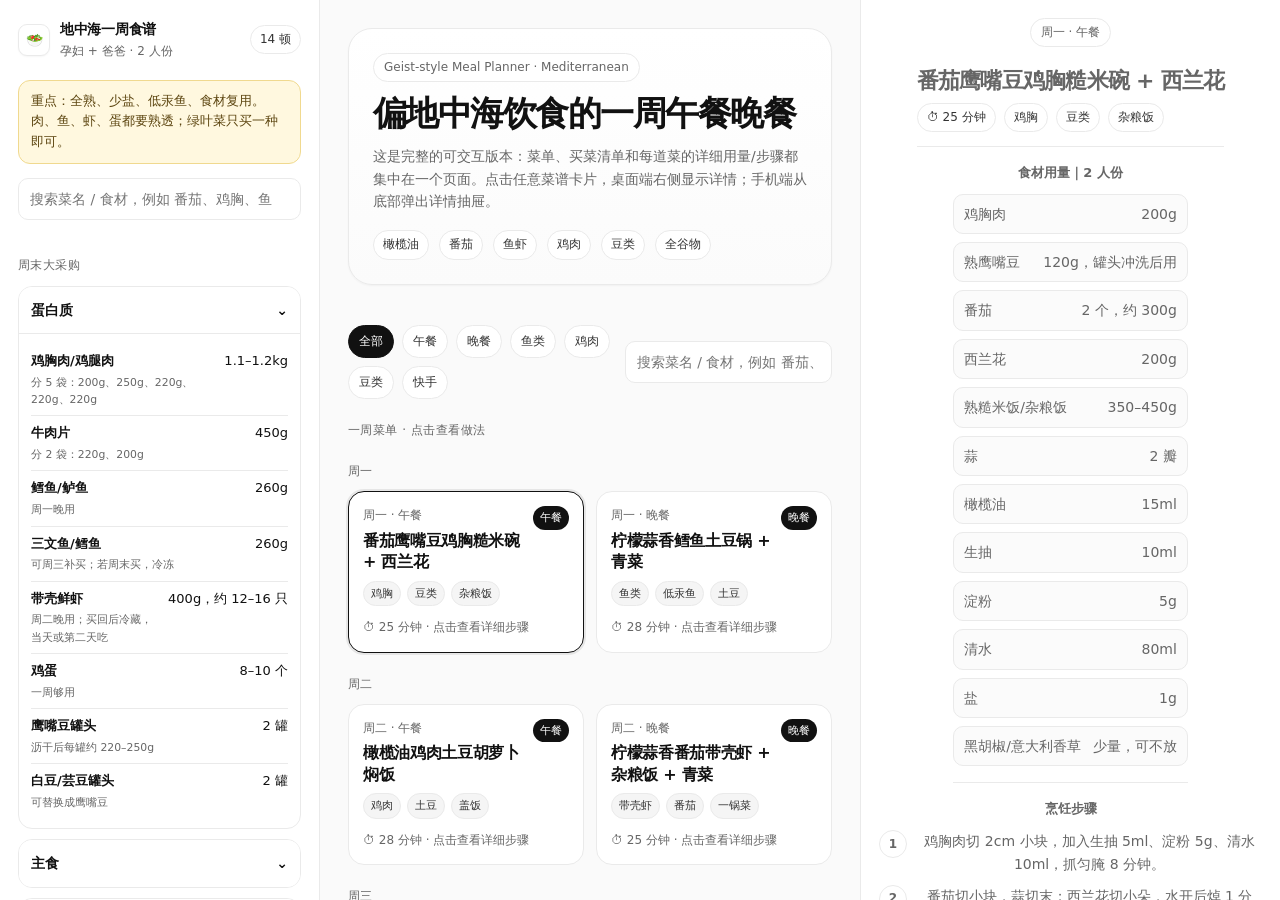
<file: meal-plan/index.html>
<!doctype html>
<html lang='zh-CN'>
<head>
  <meta charset='utf-8'>
  <meta name='viewport' content='width=device-width, initial-scale=1, viewport-fit=cover'>
  <meta name='theme-color' content='#fafafa'>
  <title>地中海饮食一周食谱｜孕妇 + 爸爸</title>
  <link rel='stylesheet' href='./styles.css'>
</head>
<body>
  <div class='mobile-bar' id='mobileTabs'></div>

  <div class='app-shell'>
    <aside class='sidebar'>
      <div class='brand'>
        <div style='display:flex;gap:10px;align-items:center'>
          <div class='brand-mark'>🥗</div>
          <div>
            <div class='brand-title'>地中海一周食谱</div>
            <div class='brand-sub'>孕妇 + 爸爸 · 2 人份</div>
          </div>
        </div>
        <span class='pill'>14 顿</span>
      </div>

      <div class='note' style='margin-bottom:14px'>
        重点：全熟、少盐、低汞鱼、食材复用。肉、鱼、虾、蛋都要熟透；绿叶菜只买一种即可。
      </div>

      <input id='mobileSearch' class='search' style='width:100%;margin:0 0 14px' placeholder='搜索菜名 / 食材，例如 番茄、鸡胸、鱼'>

      <div class='section-title'>周末大采购</div>
      <div id='weekendShopping'></div>

      <div class='section-title'>周三晚 / 周四早补货</div>
      <div id='midweekShopping'></div>

      <div style='display:flex;gap:8px;flex-wrap:wrap;margin-top:14px'>
        <button class='btn' id='copyBtn' type='button'>复制买菜清单</button>
        <button class='btn' id='printBtn' type='button'>打印</button>
      </div>
    </aside>

    <main class='main'>
      <section class='hero'>
        <div class='hero-card'>
          <div class='kicker'>Geist-style Meal Planner · Mediterranean</div>
          <h1>偏地中海饮食的一周午餐晚餐</h1>
          <p>
            这是完整的可交互版本：菜单、买菜清单和每道菜的详细用量/步骤都集中在一个页面。点击任意菜谱卡片，桌面端右侧显示详情；手机端从底部弹出详情抽屉。
          </p>
          <div class='hero-actions'>
            <span class='pill'>橄榄油</span>
            <span class='pill'>番茄</span>
            <span class='pill'>鱼虾</span>
            <span class='pill'>鸡肉</span>
            <span class='pill'>豆类</span>
            <span class='pill'>全谷物</span>
          </div>
        </div>
      </section>

      <section class='content'>
        <div class='toolbar'>
          <div class='tabs' id='desktopTabs'></div>
          <input id='search' class='search' placeholder='搜索菜名 / 食材，例如 番茄、鸡胸、鱼'>
        </div>

        <div class='section-title'>一周菜单 · 点击查看做法</div>
        <div id='recipeList'></div>
      </section>
    </main>

    <aside class='panel'>
      <div id='detail' class='panel-empty'>
        <div>
          <div style='font-size:28px'>🍽️</div>
          <p>请选择一道菜查看详细步骤</p>
        </div>
      </div>
    </aside>
  </div>

  <div id='scrim' class='scrim'></div>
  <aside id='drawer' class='drawer'>
    <button id='closeDrawer' class='drawer-close' type='button'>×</button>
    <div id='drawerBody'></div>
  </aside>

  <script src='./app.js'></script>
  <script src='./shell-shrimp.js'></script>
</body>
</html>
</file>
<file: meal-plan/styles.css>
:root{
  color-scheme:light;
  --bg:#fafafa;
  --surface:#fff;
  --surface-2:#f5f5f5;
  --text:#111;
  --muted:#666;
  --muted-2:#8a8a8a;
  --border:#eaeaea;
  --border-strong:#d8d8d8;
  --shadow:0 12px 40px rgba(0,0,0,.08);
  --radius:16px;
  --radius-sm:10px;
  --max:1220px;
  font-family:Geist,ui-sans-serif,system-ui,-apple-system,BlinkMacSystemFont,'Segoe UI','PingFang SC','Hiragino Sans GB','Microsoft YaHei',Arial,sans-serif;
}
*{box-sizing:border-box}
html{scroll-behavior:smooth}
body{margin:0;background:var(--bg);color:var(--text);font-size:14px;line-height:1.6;-webkit-font-smoothing:antialiased}
button,input{font:inherit;color:inherit}
button{cursor:pointer}
.app-shell{min-height:100vh;display:grid;grid-template-columns:320px minmax(0,1fr) 420px;background:var(--bg)}
.sidebar{height:100vh;position:sticky;top:0;overflow:auto;border-right:1px solid var(--border);background:rgba(255,255,255,.92);backdrop-filter:saturate(180%) blur(18px);padding:18px}
.brand{display:flex;align-items:center;justify-content:space-between;gap:12px;margin-bottom:18px}
.brand-mark{width:32px;height:32px;border:1px solid var(--border);border-radius:9px;display:grid;place-items:center;background:#fff;box-shadow:0 1px 2px rgba(0,0,0,.04)}
.brand-title{font-weight:650;letter-spacing:-.02em}.brand-sub{font-size:12px;color:var(--muted);margin-top:2px}.pill{display:inline-flex;align-items:center;gap:6px;border:1px solid var(--border);background:#fff;border-radius:999px;padding:4px 9px;font-size:12px;color:#333;white-space:nowrap}.hero{max-width:var(--max);margin:0 auto;padding:28px 28px 10px}.hero-card{background:linear-gradient(180deg,#fff,#fbfbfb);border:1px solid var(--border);border-radius:24px;padding:24px;box-shadow:0 1px 2px rgba(0,0,0,.04)}
.kicker{display:inline-flex;gap:8px;align-items:center;color:var(--muted);font-size:12px;border:1px solid var(--border);background:#fff;border-radius:999px;padding:4px 10px;margin-bottom:12px}.hero h1{margin:0;font-size:34px;line-height:1.15;letter-spacing:-.045em}.hero p{max-width:820px;color:var(--muted);margin:12px 0 0}.hero-actions{display:flex;gap:10px;flex-wrap:wrap;margin-top:18px}.btn{border:1px solid var(--border);border-radius:10px;background:#fff;padding:8px 12px;font-weight:560;transition:.15s ease}.btn:hover{border-color:var(--border-strong);transform:translateY(-1px)}.btn.primary{background:#111;color:#fff;border-color:#111}.btn.ghost{background:transparent}.main{min-width:0;overflow:auto;height:100vh}.content{max-width:var(--max);margin:0 auto;padding:12px 28px 60px}.toolbar{display:flex;align-items:center;justify-content:space-between;gap:12px;margin:18px 0 14px}.search{width:280px;border:1px solid var(--border);background:#fff;border-radius:10px;padding:9px 11px;outline:none}.search:focus{border-color:#111;box-shadow:0 0 0 3px rgba(0,0,0,.08)}.tabs{display:flex;gap:8px;flex-wrap:wrap}.tab{border:1px solid var(--border);background:#fff;color:#333;border-radius:999px;padding:6px 10px;font-size:12px}.tab.active{background:#111;color:#fff;border-color:#111}.section-title{font-size:12px;letter-spacing:.04em;text-transform:uppercase;color:var(--muted);margin:22px 0 10px}.menu-grid{display:grid;grid-template-columns:repeat(2,minmax(0,1fr));gap:12px}.recipe-card{border:1px solid var(--border);background:#fff;border-radius:var(--radius);padding:14px;text-align:left;transition:.16s ease;min-height:138px;display:flex;flex-direction:column;justify-content:space-between}.recipe-card:hover{border-color:#cfcfcf;box-shadow:0 10px 30px rgba(0,0,0,.06);transform:translateY(-2px)}.recipe-card.active{border-color:#111;box-shadow:0 0 0 2px rgba(0,0,0,.08)}.recipe-top{display:flex;justify-content:space-between;gap:10px;align-items:flex-start}.day{font-size:12px;color:var(--muted)}.recipe-name{font-size:16px;line-height:1.35;font-weight:650;letter-spacing:-.02em;margin:4px 0 8px}.meta-row{display:flex;gap:6px;flex-wrap:wrap}.tag{font-size:11px;color:#333;background:var(--surface-2);border:1px solid var(--border);border-radius:999px;padding:3px 7px}.meal-badge{font-size:11px;color:#fff;background:#111;border-radius:999px;padding:3px 7px;white-space:nowrap}.hint{color:var(--muted);font-size:12px;margin-top:12px}.panel{height:100vh;position:sticky;top:0;overflow:auto;background:#fff;border-left:1px solid var(--border);padding:18px}.panel-empty{height:100%;display:grid;place-items:center;text-align:center;color:var(--muted)}.detail-header{padding-bottom:14px;border-bottom:1px solid var(--border)}.detail-header h2{margin:8px 0 8px;font-size:22px;line-height:1.25;letter-spacing:-.035em}.detail-meta{display:flex;gap:8px;flex-wrap:wrap}.detail-block{padding:16px 0;border-bottom:1px solid var(--border)}.detail-block h3{font-size:13px;margin:0 0 10px}.ingredients{display:grid;gap:8px}.ingredient{display:flex;align-items:flex-start;justify-content:space-between;gap:12px;border:1px solid var(--border);background:#fbfbfb;border-radius:10px;padding:8px 10px}.ingredient span:last-child{color:var(--muted);white-space:nowrap}.steps{counter-reset:step;display:grid;gap:10px}.step{display:grid;grid-template-columns:28px 1fr;gap:10px;align-items:start}.step::before{counter-increment:step;content:counter(step);width:26px;height:26px;border:1px solid var(--border);border-radius:50%;display:grid;place-items:center;background:#fff;font-size:12px;font-weight:650}.note{border:1px solid #f0d98f;background:#fff8df;color:#5d4611;border-radius:12px;padding:10px 12px;font-size:13px}.shopping-group{border:1px solid var(--border);border-radius:14px;background:#fff;margin-bottom:10px;overflow:hidden}.shopping-head{width:100%;border:0;background:#fff;padding:12px 12px;display:flex;justify-content:space-between;align-items:center;font-weight:650;text-align:left}.shopping-body{display:none;border-top:1px solid var(--border);padding:10px 12px}.shopping-group.open .shopping-body{display:block}.shopping-item{display:grid;grid-template-columns:1fr auto;gap:10px;padding:7px 0;border-bottom:1px solid var(--border);font-size:13px}.shopping-item:last-child{border-bottom:0}.shopping-item small{display:block;color:var(--muted);margin-top:2px}.mobile-bar{display:none}.scrim{display:none}.drawer{display:none}
@media(max-width:1180px){.app-shell{grid-template-columns:300px minmax(0,1fr)}.panel{display:none}.menu-grid{grid-template-columns:repeat(2,minmax(0,1fr))}.drawer{display:block;position:fixed;left:0;right:0;bottom:0;max-height:86vh;background:#fff;border-radius:22px 22px 0 0;box-shadow:0 -18px 60px rgba(0,0,0,.18);transform:translateY(105%);transition:.22s ease;z-index:60;overflow:auto;padding:16px 18px 28px}.drawer.open{transform:translateY(0)}.scrim{display:block;position:fixed;inset:0;background:rgba(0,0,0,.32);opacity:0;pointer-events:none;transition:.2s ease;z-index:50}.scrim.open{opacity:1;pointer-events:auto}.drawer-close{position:sticky;top:0;float:right;border:1px solid var(--border);background:#fff;border-radius:999px;width:32px;height:32px;z-index:3}}
@media(max-width:820px){body{font-size:13px}.app-shell{display:block}.sidebar{position:relative;height:auto;border-right:0;border-bottom:1px solid var(--border);padding:12px;background:#fff}.brand{margin-bottom:10px}.mobile-bar{display:flex;position:sticky;top:0;z-index:30;background:rgba(250,250,250,.9);backdrop-filter:saturate(180%) blur(14px);border-bottom:1px solid var(--border);padding:10px 12px;gap:8px;overflow:auto}.mobile-bar .tab{flex:0 0 auto}.hero{padding:16px 12px 8px}.hero-card{border-radius:18px;padding:18px}.hero h1{font-size:26px}.hero-actions{display:none}.content{padding:8px 12px 96px}.toolbar{display:block}.toolbar .tabs{display:none}.search{width:100%;margin-top:10px}.menu-grid{grid-template-columns:1fr}.recipe-card{min-height:auto;padding:13px}.recipe-name{font-size:15px}.section-title{margin-top:16px}.shopping-group{margin-bottom:8px}.shopping-body{max-height:220px;overflow:auto}.drawer{max-height:88vh;padding:14px 14px 28px}.detail-header h2{font-size:20px}.ingredient{font-size:13px}.step{grid-template-columns:26px 1fr}.main{height:auto;overflow:visible}}
@media(max-width:420px){.hero h1{font-size:24px}.meta-row{gap:5px}.tag,.meal-badge{font-size:10px}.recipe-top{gap:6px}.ingredient{display:block}.ingredient span:last-child{display:block;margin-top:2px;white-space:normal}}
</file>
